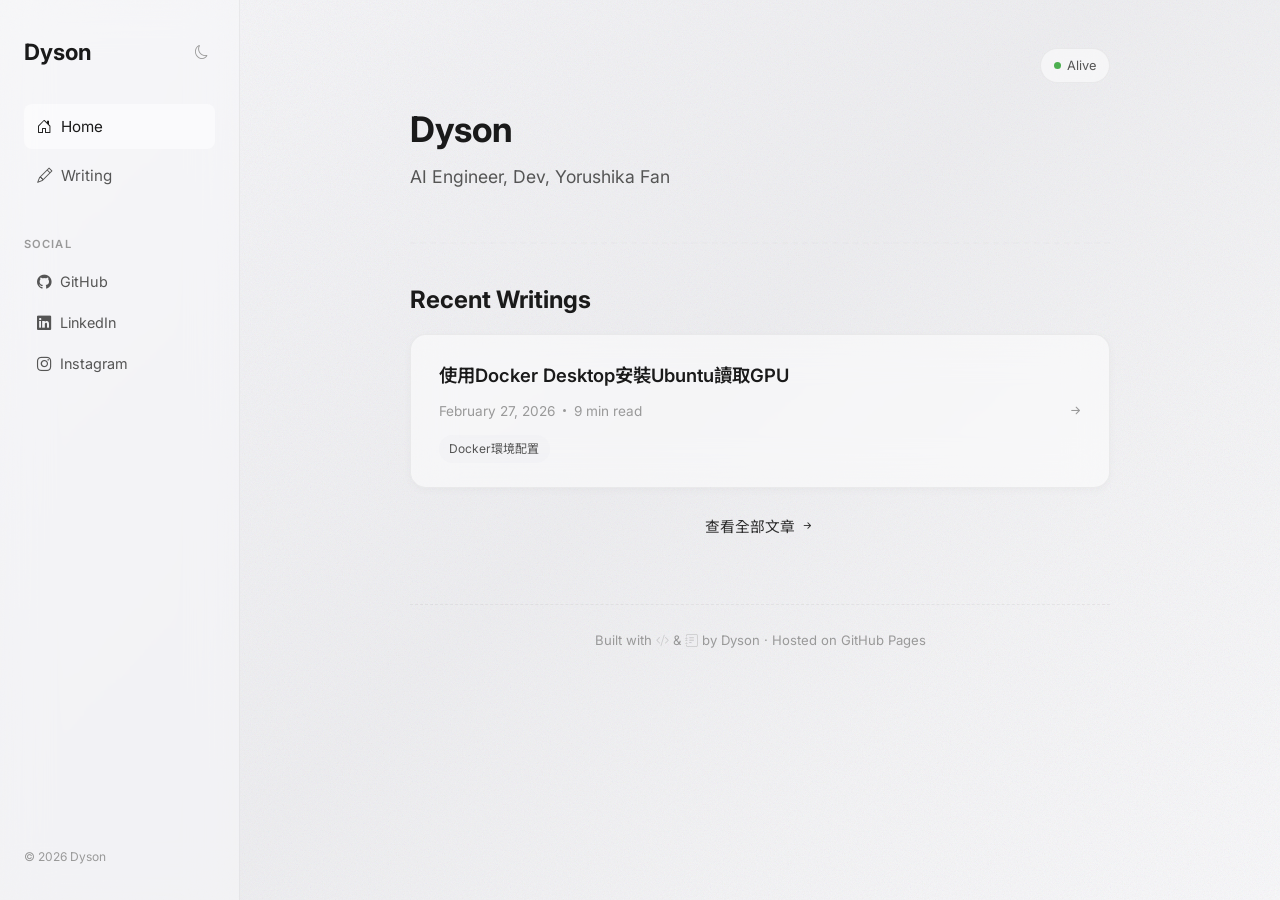
<file: index.html>
<!DOCTYPE html>
<html lang="zh-TW">
<head>
  <meta charset="UTF-8">
  <meta name="viewport" content="width=device-width, initial-scale=1.0">
  <title>Dyson's Notebook</title>
  <meta name="description" content="Dyson 的個人筆記部落格 — 記錄技術、設計與生活的點滴。">

  <!-- Bootstrap 5.3 -->
  <link href="https://cdn.jsdelivr.net/npm/bootstrap@5.3.3/dist/css/bootstrap.min.css" rel="stylesheet">
  <!-- Bootstrap Icons -->
  <link href="https://cdn.jsdelivr.net/npm/bootstrap-icons@1.11.3/font/bootstrap-icons.min.css" rel="stylesheet">
  <!-- Custom Styles -->
  <link href="css/style.css" rel="stylesheet">
  <!-- Theme toggle (load early to prevent flash) -->
  <script src="js/theme-toggle.js"></script>
</head>
<body>

  <!-- Mobile Sidebar Toggle -->
  <button class="sidebar-toggle" aria-label="Toggle sidebar" onclick="toggleSidebar()">
    <i class="bi bi-list" style="font-size: 1.3rem;"></i>
  </button>

  <!-- Sidebar Overlay (mobile) -->
  <div class="sidebar-overlay" id="sidebarOverlay" onclick="toggleSidebar()"></div>

  <!-- ======== SIDEBAR ======== -->
  <aside class="sidebar" id="sidebar">
    <div class="sidebar-brand">
      <a href="index.html" style="color: inherit; text-decoration: none;">Dyson</a>
      <button class="theme-toggle" aria-label="Toggle theme">
        <i class="bi bi-moon"></i>
      </button>
    </div>

    <!-- Navigation -->
    <ul class="sidebar-nav">
      <li><a href="index.html" class="active"><i class="bi bi-house-door"></i> Home</a></li>
      <li><a href="writing.html"><i class="bi bi-pencil"></i> Writing</a></li>
    </ul>

    <!-- Social Links -->
    <div class="sidebar-section-title">SOCIAL</div>
    <ul class="sidebar-social">
      <li>
        <a href="https://github.com/jeffsnack" target="_blank" rel="noopener">
          <i class="bi bi-github"></i> GitHub
        </a>
      </li>
      <li>
        <a href="https://www.linkedin.com/in/dyson-yang-347634317/" target="_blank" rel="noopener">
          <i class="bi bi-linkedin"></i> LinkedIn
        </a>
      </li>
      <li>
        <a href="https://www.instagram.com/jjason900220/" target="_blank" rel="noopener">
          <i class="bi bi-instagram"></i> Instagram
        </a>
      </li>
    </ul>

    <!-- Footer -->
    <div class="sidebar-footer">
      <div style="font-size: 0.75rem; color: var(--text-muted);">
        &copy; 2026 Dyson
      </div>
    </div>
  </aside>

  <!-- ======== MAIN CONTENT ======== -->
  <main class="main-content">

    <!-- Alive Badge -->
    <div style="display: flex; justify-content: flex-end; margin-bottom: 1.5rem;">
      <span class="alive-badge">
        <span class="alive-dot"></span> Alive
      </span>
    </div>

    <!-- Hero Section -->
    <section style="margin-bottom: 3rem;">
      <h1 class="hero-title">Dyson</h1>
      <p class="hero-subtitle">
        AI Engineer, Dev, Yorushika Fan
      </p>
    </section>

    <hr class="section-divider">

    <!-- Latest Writings -->
    <section>
      <h2 class="section-title">Recent Writings</h2>
      <div id="latest-posts">
        <!-- Rendered by JS -->
      </div>

      <div style="text-align: center; margin-top: 1.5rem;">
        <a href="writing.html" style="font-size: 0.92rem; display: inline-flex; align-items: center; gap: 0.3rem;">
          查看全部文章 <i class="bi bi-arrow-right-short"></i>
        </a>
      </div>
    </section>

    <!-- Footer -->
    <footer class="site-footer">
      Built with <i class="bi bi-code-slash" style="opacity: 0.4;"></i> & <i class="bi bi-journal-text" style="opacity: 0.4;"></i> by Dyson &middot; Hosted on GitHub Pages
    </footer>

  </main>

  <!-- Scroll to Top -->
  <button class="scroll-top" id="scrollTopBtn" aria-label="Scroll to top">
    <i class="bi bi-chevron-up"></i>
  </button>

  <!-- Scripts -->
  <script src="js/posts-index.js"></script>
  <script>
    // Scroll to top button logic
    (function() {
      const btn = document.getElementById('scrollTopBtn');
      window.addEventListener('scroll', () => {
        btn.classList.toggle('visible', window.scrollY > 300);
      });
      btn.addEventListener('click', () => {
        const startY = window.pageYOffset;
        const duration = Math.min(800, Math.max(300, startY * 0.5));
        let start = null;
        function step(ts) {
          if (!start) start = ts;
          const p = Math.min((ts - start) / duration, 1);
          const ease = p < 0.5 ? 4*p*p*p : 1 - Math.pow(-2*p+2, 3)/2;
          window.scrollTo(0, startY * (1 - ease));
          if (p < 1) requestAnimationFrame(step);
        }
        requestAnimationFrame(step);
      });
    })();

    // Render latest 5 posts on homepage
    document.addEventListener('DOMContentLoaded', async () => {
      await loadPosts();
      renderPosts('latest-posts', POSTS, 5);
    });

    // Sidebar toggle for mobile
    function toggleSidebar() {
      document.getElementById('sidebar').classList.toggle('show');
      document.getElementById('sidebarOverlay').classList.toggle('show');
    }

    // Highlight current nav item
    document.querySelectorAll('.sidebar-nav a').forEach(link => {
      link.classList.remove('active');
      if (link.getAttribute('href') === 'index.html') {
        link.classList.add('active');
      }
    });
  </script>
</body>
</html>
</file>
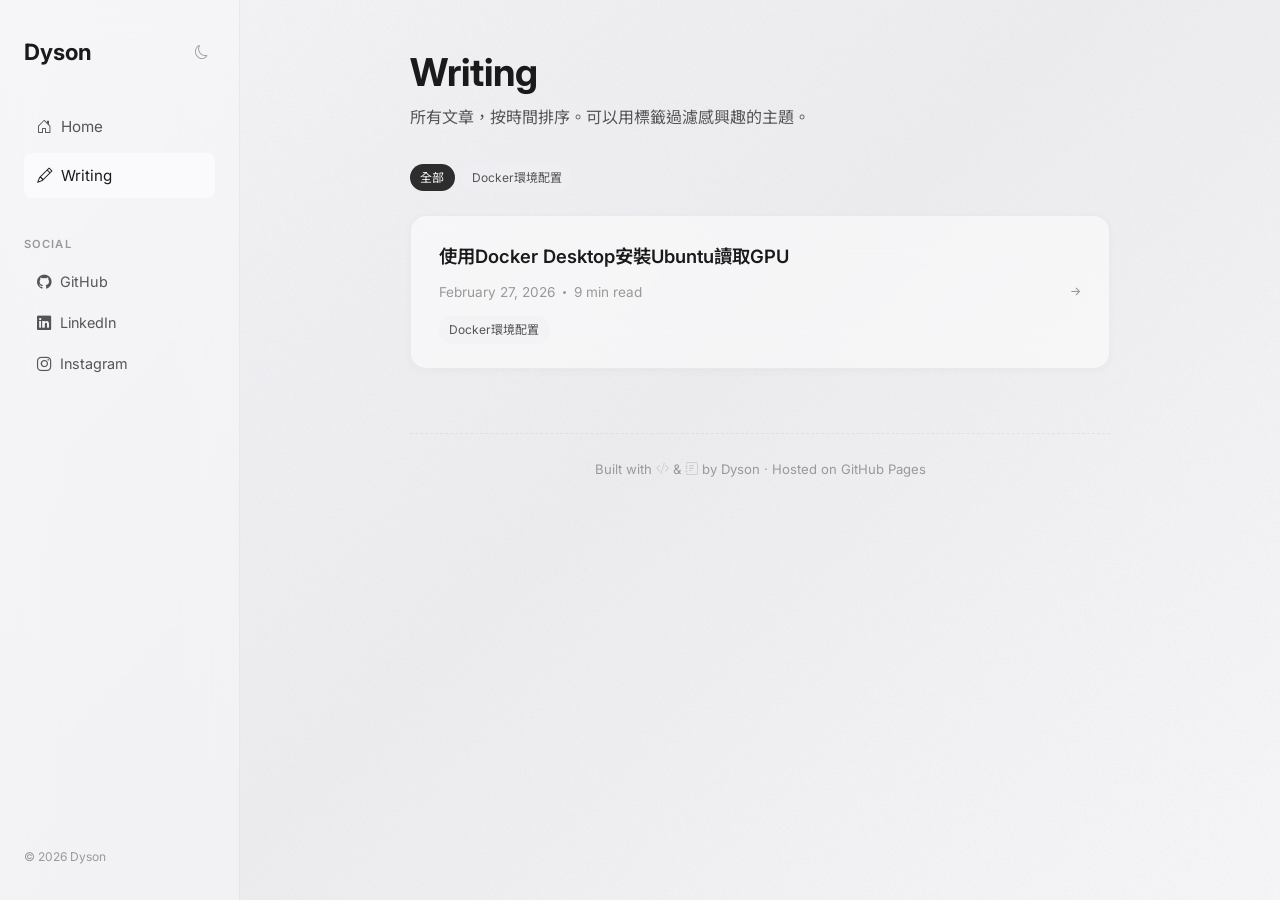
<file: writing.html>
<!DOCTYPE html>
<html lang="zh-TW">
<head>
  <meta charset="UTF-8">
  <meta name="viewport" content="width=device-width, initial-scale=1.0">
  <title>Writing — Dyson's Notebook</title>
  <meta name="description" content="所有文章列表 — Dyson 的個人筆記部落格。">

  <!-- Bootstrap 5.3 -->
  <link href="https://cdn.jsdelivr.net/npm/bootstrap@5.3.3/dist/css/bootstrap.min.css" rel="stylesheet">
  <!-- Bootstrap Icons -->
  <link href="https://cdn.jsdelivr.net/npm/bootstrap-icons@1.11.3/font/bootstrap-icons.min.css" rel="stylesheet">
  <!-- Custom Styles -->
  <link href="css/style.css" rel="stylesheet">
  <!-- Theme toggle (load early to prevent flash) -->
  <script src="js/theme-toggle.js"></script>
</head>
<body>

  <!-- Mobile Sidebar Toggle -->
  <button class="sidebar-toggle" aria-label="Toggle sidebar" onclick="toggleSidebar()">
    <i class="bi bi-list" style="font-size: 1.3rem;"></i>
  </button>

  <!-- Sidebar Overlay (mobile) -->
  <div class="sidebar-overlay" id="sidebarOverlay" onclick="toggleSidebar()"></div>

  <!-- ======== SIDEBAR ======== -->
  <aside class="sidebar" id="sidebar">
    <div class="sidebar-brand">
      <a href="index.html" style="color: inherit; text-decoration: none;">Dyson</a>
      <button class="theme-toggle" aria-label="Toggle theme">
        <i class="bi bi-moon"></i>
      </button>
    </div>

    <ul class="sidebar-nav">
      <li><a href="index.html"><i class="bi bi-house-door"></i> Home</a></li>
      <li><a href="writing.html" class="active"><i class="bi bi-pencil"></i> Writing</a></li>
    </ul>

    <div class="sidebar-section-title">SOCIAL</div>
    <ul class="sidebar-social">
      <li>
        <a href="https://github.com/jeffsnack" target="_blank" rel="noopener">
          <i class="bi bi-github"></i> GitHub
        </a>
      </li>
      <li>
        <a href="https://www.linkedin.com/in/dyson-yang-347634317/" target="_blank" rel="noopener">
          <i class="bi bi-linkedin"></i> LinkedIn
        </a>
      </li>
      <li>
        <a href="https://www.instagram.com/jjason900220/" target="_blank" rel="noopener">
          <i class="bi bi-instagram"></i> Instagram
        </a>
      </li>
    </ul>

    <div class="sidebar-footer">
      <div style="font-size: 0.75rem; color: var(--text-muted);">
        &copy; 2026 Dyson
      </div>
    </div>
  </aside>

  <!-- ======== MAIN CONTENT ======== -->
  <main class="main-content">

    <h1 class="section-title" style="font-size: 2.4rem; margin-bottom: 0.3rem;">Writing</h1>
    <p style="color: var(--text-secondary); margin-bottom: 2rem;">
      所有文章，按時間排序。可以用標籤過濾感興趣的主題。
    </p>

    <!-- Tag Filters -->
    <div class="tags-container" id="tag-filters">
      <!-- Rendered by JS -->
    </div>

    <!-- Post List -->
    <div id="posts-list">
      <!-- Rendered by JS -->
    </div>

    <!-- Footer -->
    <footer class="site-footer">
      Built with <i class="bi bi-code-slash" style="opacity: 0.4;"></i> & <i class="bi bi-journal-text" style="opacity: 0.4;"></i> by Dyson &middot; Hosted on GitHub Pages
    </footer>

  </main>

  <!-- Scroll to Top -->
  <button class="scroll-top" id="scrollTopBtn" aria-label="Scroll to top">
    <i class="bi bi-chevron-up"></i>
  </button>

  <!-- Scripts -->
  <script src="js/posts-index.js"></script>
  <script>
    // Scroll to top button logic
    (function() {
      const btn = document.getElementById('scrollTopBtn');
      window.addEventListener('scroll', () => {
        btn.classList.toggle('visible', window.scrollY > 300);
      });
      btn.addEventListener('click', () => {
        const startY = window.pageYOffset;
        const duration = Math.min(800, Math.max(300, startY * 0.5));
        let start = null;
        function step(ts) {
          if (!start) start = ts;
          const p = Math.min((ts - start) / duration, 1);
          const ease = p < 0.5 ? 4*p*p*p : 1 - Math.pow(-2*p+2, 3)/2;
          window.scrollTo(0, startY * (1 - ease));
          if (p < 1) requestAnimationFrame(step);
        }
        requestAnimationFrame(step);
      });
    })();

    document.addEventListener('DOMContentLoaded', async () => {
      await loadPosts();

      // Render all posts
      renderPosts('posts-list', POSTS);

      // Render tag filter buttons
      renderTagFilters('tag-filters', (tag) => {
        const filtered = filterPostsByTag(tag);
        renderPosts('posts-list', filtered);
      });
    });

    // Sidebar toggle for mobile
    function toggleSidebar() {
      document.getElementById('sidebar').classList.toggle('show');
      document.getElementById('sidebarOverlay').classList.toggle('show');
    }
  </script>
</body>
</html>
</file>
<file: css/style.css>
/* ============================================
   Dyson's Notebook Blog — 筆記本風格主題
   ============================================ */

/* ---------- Google Fonts ---------- */
@import url('https://fonts.googleapis.com/css2?family=Inter:wght@400;500;600;700&family=Noto+Sans+TC:wght@400;500;600;700&family=Fira+Code:wght@400;500&display=swap');

/* ---------- CSS Custom Properties ---------- */
:root {
  /* Light theme — white-grey minimal, frosted */
  --bg-gradient: linear-gradient(135deg, #f8f8fa 0%, #f2f2f5 25%, #eeeef1 50%, #f4f4f6 75%, #f8f8fa 100%);
  --bg-sidebar: rgba(248, 248, 250, 0.55);
  --bg-card: rgba(255, 255, 255, 0.5);
  --bg-card-hover: rgba(255, 255, 255, 0.72);
  --bg-code-block: rgba(245, 245, 248, 0.6);
  --bg-inline-code: rgba(240, 240, 244, 0.6);
  --text-primary: #1a1a1a;
  --text-secondary: #555555;
  --text-muted: #999999;
  --accent: #2d2d2d;
  --accent-hover: #000000;
  --border-color: rgba(0, 0, 0, 0.05);
  --shadow-sm: 0 2px 8px rgba(0, 0, 0, 0.03);
  --shadow-md: 0 4px 20px rgba(0, 0, 0, 0.04), 0 0 40px rgba(0, 0, 0, 0.02);
  --shadow-lg: 0 8px 40px rgba(0, 0, 0, 0.06), 0 0 60px rgba(0, 0, 0, 0.03);
  --tag-bg: rgba(240, 240, 244, 0.5);
  --tag-text: #555555;
  --tag-active-bg: #2d2d2d;
  --tag-active-text: #ffffff;
  --scrollbar-track: #f0f0f2;
  --scrollbar-thumb: #d0d0d4;
  --transition-speed: 0.3s;
}

[data-theme="dark"] {
  --bg-gradient: linear-gradient(135deg, #0e0e10 0%, #131316 25%, #111114 50%, #0f0f12 75%, #0e0e10 100%);
  --bg-sidebar: rgba(18, 18, 22, 0.55);
  --bg-card: rgba(28, 28, 34, 0.45);
  --bg-card-hover: rgba(38, 38, 44, 0.65);
  --bg-code-block: rgba(30, 30, 36, 0.6);
  --bg-inline-code: rgba(40, 40, 46, 0.6);
  --text-primary: #e8e8ec;
  --text-secondary: #a0a0a8;
  --text-muted: #606068;
  --accent: #d0d0d4;
  --accent-hover: #ffffff;
  --border-color: rgba(255, 255, 255, 0.06);
  --shadow-sm: 0 2px 8px rgba(0, 0, 0, 0.2);
  --shadow-md: 0 4px 20px rgba(0, 0, 0, 0.25), 0 0 40px rgba(0, 0, 0, 0.1);
  --shadow-lg: 0 8px 40px rgba(0, 0, 0, 0.3), 0 0 60px rgba(0, 0, 0, 0.15);
  --tag-bg: rgba(40, 40, 46, 0.5);
  --tag-text: #a0a0a8;
  --tag-active-bg: #e8e8ec;
  --tag-active-text: #111113;
  --scrollbar-track: #1a1a1e;
  --scrollbar-thumb: #3a3a40;
}

/* ---------- Base Reset & Body ---------- */
*, *::before, *::after {
  box-sizing: border-box;
}

html {
  scroll-behavior: smooth;
}

body {
  font-family: 'Inter', 'Noto Sans TC', -apple-system, BlinkMacSystemFont, 'Segoe UI', sans-serif;
  background: var(--bg-gradient);
  background-attachment: fixed;
  color: var(--text-primary);
  transition: background var(--transition-speed) ease,
              color var(--transition-speed) ease;
  line-height: 1.8;
  min-height: 100vh;
  position: relative;
}

/* Frosted noise overlay */
body::before {
  content: '';
  position: fixed;
  inset: 0;
  z-index: 0;
  pointer-events: none;
  opacity: 0.3;
  background-image: url("data:image/svg+xml,%3Csvg viewBox='0 0 256 256' xmlns='http://www.w3.org/2000/svg'%3E%3Cfilter id='noise'%3E%3CfeTurbulence type='fractalNoise' baseFrequency='0.9' numOctaves='4' stitchTiles='stitch'/%3E%3C/filter%3E%3Crect width='100%25' height='100%25' filter='url(%23noise)' opacity='0.4'/%3E%3C/svg%3E");
  background-size: 200px 200px;
}

body > * {
  position: relative;
  z-index: 1;
}

/* ---------- Scrollbar ---------- */
::-webkit-scrollbar {
  width: 8px;
}
::-webkit-scrollbar-track {
  background: var(--scrollbar-track);
}
::-webkit-scrollbar-thumb {
  background: var(--scrollbar-thumb);
  border-radius: 4px;
}

/* ---------- Selection ---------- */
::selection {
  background: var(--accent);
  color: #fff;
}

/* ---------- Links ---------- */
a {
  color: var(--accent);
  text-decoration: none;
  transition: color var(--transition-speed) ease;
}
a:hover {
  color: var(--accent-hover);
}

/* ============================================
   SIDEBAR
   ============================================ */
.sidebar {
  position: fixed;
  top: 0;
  left: 0;
  width: 240px;
  height: 100vh;
  background: var(--bg-sidebar);
  backdrop-filter: blur(24px) saturate(1.3);
  -webkit-backdrop-filter: blur(24px) saturate(1.3);
  border-right: 1px solid var(--border-color);
  padding: 2rem 1.5rem;
  display: flex;
  flex-direction: column;
  z-index: 1000;
  transition: background var(--transition-speed) ease,
              border-color var(--transition-speed) ease,
              transform var(--transition-speed) ease;
  overflow-y: auto;
}

.sidebar-brand {
  font-family: 'Inter', 'Noto Sans TC', sans-serif;
  font-size: 1.4rem;
  font-weight: 700;
  color: var(--text-primary);
  margin-bottom: 2rem;
  display: flex;
  align-items: center;
  justify-content: space-between;
}

.sidebar-nav {
  list-style: none;
  padding: 0;
  margin: 0 0 2rem;
}

.sidebar-nav li {
  margin-bottom: 0.25rem;
}

.sidebar-nav a {
  display: flex;
  align-items: center;
  gap: 0.6rem;
  padding: 0.55rem 0.8rem;
  border-radius: 8px;
  color: var(--text-secondary);
  font-size: 0.95rem;
  transition: all 0.2s ease;
}

.sidebar-nav a:hover,
.sidebar-nav a.active {
  background: var(--bg-card);
  color: var(--text-primary);
}

.sidebar-section-title {
  font-size: 0.7rem;
  text-transform: uppercase;
  letter-spacing: 0.1em;
  color: var(--text-muted);
  margin-bottom: 0.5rem;
  font-weight: 600;
}

.sidebar-social {
  list-style: none;
  padding: 0;
  margin: 0;
}

.sidebar-social li {
  margin-bottom: 0.15rem;
}

.sidebar-social a {
  display: flex;
  align-items: center;
  gap: 0.6rem;
  padding: 0.4rem 0.8rem;
  border-radius: 8px;
  color: var(--text-secondary);
  font-size: 0.9rem;
  transition: all 0.2s ease;
}

.sidebar-social a:hover {
  background: var(--bg-card);
  color: var(--text-primary);
}

.sidebar-footer {
  margin-top: auto;
}

/* Theme toggle button */
.theme-toggle {
  background: none;
  border: none;
  border-radius: 6px;
  padding: 0.25rem;
  cursor: pointer;
  color: var(--text-muted);
  display: flex;
  align-items: center;
  justify-content: center;
  width: 26px;
  height: 26px;
  font-size: 0.85rem;
  transition: all 0.2s ease;
}
.theme-toggle:hover {
  color: var(--text-primary);
}

/* Mobile hamburger */
.sidebar-toggle {
  display: none;
  position: fixed;
  top: 1rem;
  left: 1rem;
  z-index: 1100;
  background: var(--bg-card);
  border: 1px solid var(--border-color);
  border-radius: 8px;
  padding: 0.5rem;
  cursor: pointer;
  color: var(--text-primary);
  box-shadow: var(--shadow-sm);
  transition: all var(--transition-speed) ease;
}
.sidebar-toggle:hover {
  background: var(--bg-card-hover);
}

/* Overlay for mobile sidebar */
.sidebar-overlay {
  display: none;
  position: fixed;
  inset: 0;
  background: rgba(0,0,0,0.4);
  z-index: 999;
}
.sidebar-overlay.show {
  display: block;
}

/* ============================================
   MAIN CONTENT
   ============================================ */
.main-content {
  margin-left: 240px;
  min-height: 100vh;
  padding: 3rem 2.5rem;
  max-width: 780px;
  margin-right: auto;
  margin-left: max(240px, calc(50% - 390px + 120px));
}

/* Removed: notebook lined background — now using gradient bg on body */

/* ============================================
   TYPOGRAPHY
   ============================================ */
h1, h2, h3, h4, h5, h6 {
  font-family: 'Inter', 'Noto Sans TC', sans-serif;
  color: var(--text-primary);
  line-height: 1.3;
}

h1 { font-size: 2rem; font-weight: 700; margin-bottom: 1rem; }
h2 { font-size: 1.5rem; font-weight: 600; margin-top: 2rem; margin-bottom: 0.8rem; }
h3 { font-size: 1.25rem; font-weight: 600; margin-top: 1.5rem; margin-bottom: 0.6rem; }

.hero-title {
  font-family: 'Inter', 'Noto Sans TC', sans-serif;
  font-size: 2.2rem;
  font-weight: 700;
  margin-bottom: 0.5rem;
}

.hero-subtitle {
  font-size: 1.1rem;
  color: var(--text-secondary);
  max-width: 560px;
  line-height: 1.9;
}

/* ============================================
   CARDS (Post Cards)
   ============================================ */
.post-card {
  background: var(--bg-card);
  backdrop-filter: blur(20px) saturate(1.2);
  -webkit-backdrop-filter: blur(20px) saturate(1.2);
  border: 1px solid var(--border-color);
  border-radius: 16px;
  padding: 1.5rem 1.75rem;
  margin-bottom: 1rem;
  transition: all 0.3s ease;
  cursor: pointer;
  position: relative;
  text-decoration: none;
  display: block;
  color: inherit;
  box-shadow: var(--shadow-sm);
}

.post-card:hover {
  background: var(--bg-card-hover);
  box-shadow: var(--shadow-lg);
  transform: translateY(-3px);
  border-color: rgba(0, 0, 0, 0.03);
  color: inherit;
}

.post-card-title {
  font-family: 'Inter', 'Noto Sans TC', sans-serif;
  font-size: 1.15rem;
  font-weight: 600;
  margin-bottom: 0.4rem;
  color: var(--text-primary);
}

.post-card-meta {
  font-size: 0.85rem;
  color: var(--text-muted);
  display: flex;
  align-items: center;
  gap: 0.5rem;
  flex-wrap: wrap;
}

.post-card-meta .dot {
  width: 3px;
  height: 3px;
  border-radius: 50%;
  background: var(--text-muted);
  display: inline-block;
}

.post-card-summary {
  font-size: 0.92rem;
  color: var(--text-secondary);
  margin-top: 0.5rem;
  line-height: 1.7;
}

.post-card-arrow {
  position: absolute;
  right: 1.5rem;
  top: 50%;
  transform: translateY(-50%);
  color: var(--text-muted);
  font-size: 1.1rem;
  transition: transform 0.2s ease;
}
.post-card:hover .post-card-arrow {
  transform: translateY(-50%) translateX(3px);
}

/* ============================================
   TAGS
   ============================================ */
.tag {
  display: inline-block;
  padding: 0.2rem 0.65rem;
  border-radius: 20px;
  font-size: 0.75rem;
  background: var(--tag-bg);
  color: var(--tag-text);
  transition: all 0.2s ease;
  cursor: pointer;
  border: none;
  font-family: 'Inter', 'Noto Sans TC', sans-serif;
}

.tag:hover {
  background: var(--accent);
  color: #fff;
}

.tag.active {
  background: var(--tag-active-bg);
  color: var(--tag-active-text);
}

.tags-container {
  display: flex;
  flex-wrap: wrap;
  gap: 0.4rem;
  margin-bottom: 1.5rem;
}

/* ============================================
   POST CONTENT (Markdown rendered)
   ============================================ */
.post-content {
  line-height: 2;
}

.post-content h1 { font-size: 2.2rem; border-bottom: 2px dashed var(--border-color); padding-bottom: 0.5rem; }
.post-content h2 { font-size: 1.7rem; border-bottom: 1px dashed var(--border-color); padding-bottom: 0.4rem; }
.post-content h3 { font-size: 1.4rem; }

.post-content p {
  margin-bottom: 1.2rem;
}

.post-content img {
  max-width: 100%;
  border-radius: 8px;
  box-shadow: var(--shadow-md);
  margin: 1rem 0;
  transition: transform 0.3s ease, box-shadow 0.3s ease;
  cursor: default;
  pointer-events: auto;
}

.post-content img:hover {
  transform: scale(1.03);
  box-shadow: var(--shadow-lg);
}

.post-content a:has(> img) {
  pointer-events: none;
  cursor: default;
}

.post-content blockquote {
  border-left: 3px solid var(--accent);
  margin: 1.5rem 0;
  padding: 0.8rem 1.2rem;
  background: var(--bg-code-block);
  border-radius: 0 8px 8px 0;
  color: var(--text-secondary);
  font-style: italic;
}

.post-content ul, .post-content ol {
  margin-bottom: 1.2rem;
  padding-left: 1.5rem;
}

.post-content li {
  margin-bottom: 0.4rem;
}

.post-content hr {
  border: none;
  border-top: 2px dashed var(--border-color);
  margin: 2rem 0;
}

.post-content table {
  width: 100%;
  border-collapse: collapse;
  margin: 1.5rem 0;
}

.post-content th, .post-content td {
  padding: 0.6rem 1rem;
  border: 1px solid var(--border-color);
  text-align: left;
}

.post-content th {
  background: var(--bg-code-block);
  font-weight: 600;
}

/* Inline code */
.post-content code:not([class*="language-"]) {
  background: var(--bg-inline-code);
  padding: 0.15rem 0.45rem;
  border-radius: 4px;
  font-family: 'Fira Code', monospace;
  font-size: 0.88em;
  color: var(--accent);
}

/* Code blocks */
.post-content pre {
  background: var(--bg-code-block) !important;
  border: 1px solid var(--border-color);
  border-radius: 10px;
  padding: 1.2rem 1.5rem;
  overflow-x: auto;
  margin: 1.5rem 0;
  position: relative;
}

.post-content pre .copy-btn {
  position: absolute;
  top: 0.5rem;
  right: 0.5rem;
  background: var(--bg-card);
  border: 1px solid var(--border-color);
  border-radius: 6px;
  color: var(--text-muted);
  font-size: 0.78rem;
  padding: 0.25rem 0.55rem;
  cursor: pointer;
  opacity: 0;
  transition: opacity 0.2s, color 0.2s, background 0.2s;
  display: flex;
  align-items: center;
  gap: 0.3rem;
  font-family: 'Inter', sans-serif;
  z-index: 2;
}

.post-content pre:hover .copy-btn {
  opacity: 1;
}

.post-content pre .copy-btn:hover {
  color: var(--text-primary);
  background: var(--bg-card-hover);
}

.post-content pre .copy-btn.copied {
  color: #22c55e;
  opacity: 1;
}

.post-content pre code {
  font-family: 'Fira Code', monospace;
  font-size: 0.88rem;
  line-height: 1.6;
  background: none !important;
  padding: 0 !important;
  color: var(--text-primary);
}

/* ============================================
   SECTION HEADINGS
   ============================================ */
.section-title {
  font-family: 'Inter', 'Noto Sans TC', sans-serif;
  font-size: 1.5rem;
  font-weight: 700;
  margin-bottom: 1.2rem;
  color: var(--text-primary);
}

.section-divider {
  border: none;
  border-top: 2px dashed var(--border-color);
  margin: 2.5rem 0;
}

/* ============================================
   ALIVE BADGE
   ============================================ */
.alive-badge {
  display: inline-flex;
  align-items: center;
  gap: 0.4rem;
  padding: 0.3rem 0.8rem;
  border-radius: 20px;
  border: 1px solid var(--border-color);
  font-size: 0.8rem;
  color: var(--text-secondary);
  background: var(--bg-card);
  backdrop-filter: blur(10px);
  -webkit-backdrop-filter: blur(10px);
}
.alive-dot {
  width: 7px;
  height: 7px;
  border-radius: 50%;
  background: #4caf50;
  animation: pulse-dot 2s infinite;
}
@keyframes pulse-dot {
  0%, 100% { opacity: 1; }
  50% { opacity: 0.4; }
}

/* ============================================
   BACK LINK
   ============================================ */
.back-link {
  display: inline-flex;
  align-items: center;
  gap: 0.4rem;
  color: var(--text-muted);
  font-size: 0.9rem;
  margin-bottom: 1.5rem;
  transition: color 0.2s;
}
.back-link:hover {
  color: var(--accent);
}

/* ============================================
   POST HEADER (single post page)
   ============================================ */
.post-header {
  margin-bottom: 2rem;
}

.post-header .post-title {
  font-family: 'Inter', 'Noto Sans TC', sans-serif;
  font-size: 2rem;
  font-weight: 700;
  margin-bottom: 0.6rem;
}

.post-header .post-meta {
  display: flex;
  align-items: center;
  gap: 0.6rem;
  flex-wrap: wrap;
  color: var(--text-muted);
  font-size: 0.9rem;
  margin-bottom: 0.8rem;
}

/* ============================================
   EMPTY STATE
   ============================================ */
.empty-state {
  text-align: center;
  padding: 3rem 1rem;
  color: var(--text-muted);
}

.empty-state i {
  font-size: 2.5rem;
  margin-bottom: 1rem;
  display: block;
}

/* ============================================
   FOOTER
   ============================================ */
.site-footer {
  margin-top: 4rem;
  padding-top: 1.5rem;
  border-top: 1px dashed var(--border-color);
  color: var(--text-muted);
  font-size: 0.82rem;
  text-align: center;
}

/* ============================================
   RESPONSIVE
   ============================================ */
@media (max-width: 768px) {
  .sidebar {
    transform: translateX(-100%);
    width: 260px;
  }

  .sidebar.show {
    transform: translateX(0);
  }

  .sidebar-toggle {
    display: flex;
  }

  .main-content {
    margin-left: 0;
    margin-right: auto;
    padding: 4.5rem 1.25rem 2rem;
  }

  .hero-title {
    font-size: 2.2rem;
  }

  .post-header .post-title {
    font-size: 2rem;
  }
}

@media (min-width: 769px) and (max-width: 1024px) {
  .sidebar {
    width: 200px;
  }

  .main-content {
    margin-left: max(200px, calc(50% - 390px + 100px));
    margin-right: auto;
    padding: 2.5rem 2rem;
  }
}

/* ============================================
   PRISM.JS THEME OVERRIDES (minimal grey)
   ============================================ */
[data-theme="dark"] .token.comment,
[data-theme="dark"] .token.prolog,
[data-theme="dark"] .token.doctype,
[data-theme="dark"] .token.cdata {
  color: #606068;
}

[data-theme="dark"] .token.punctuation { color: #a0a0a8; }
[data-theme="dark"] .token.property,
[data-theme="dark"] .token.tag,
[data-theme="dark"] .token.boolean,
[data-theme="dark"] .token.number,
[data-theme="dark"] .token.constant,
[data-theme="dark"] .token.symbol { color: #b0b0e0; }
[data-theme="dark"] .token.selector,
[data-theme="dark"] .token.attr-name,
[data-theme="dark"] .token.string,
[data-theme="dark"] .token.char,
[data-theme="dark"] .token.builtin { color: #90c8a0; }
[data-theme="dark"] .token.operator,
[data-theme="dark"] .token.entity,
[data-theme="dark"] .token.url { color: #e8e8ec; }
[data-theme="dark"] .token.atrule,
[data-theme="dark"] .token.attr-value,
[data-theme="dark"] .token.keyword { color: #c0a0d0; }
[data-theme="dark"] .token.function { color: #90b8d8; }
[data-theme="dark"] .token.regex,
[data-theme="dark"] .token.important,
[data-theme="dark"] .token.variable { color: #d0a0a0; }

/* ============================================
   ARTICLE TABLE OF CONTENTS (right side)
   ============================================ */
.article-toc {
  position: fixed;
  top: 6rem;
  right: 2rem;
  width: 220px;
  max-height: calc(100vh - 8rem);
  overflow-y: auto;
  z-index: 90;
  padding: 0;
}

.article-toc-title {
  font-size: 0.78rem;
  font-weight: 600;
  letter-spacing: 0.06em;
  color: var(--text-muted);
  text-transform: uppercase;
  margin-bottom: 0.6rem;
  padding-left: 0.75rem;
}

.toc-list {
  list-style: none;
  padding: 0;
  margin: 0;
  border-left: 1.5px solid var(--border-color);
  padding-left: 0;
}

.toc-list li {
  position: relative;
  padding: 0.3rem 0 0.3rem 0.75rem;
  margin: 0;
}

.toc-list li::before {
  content: '';
  position: absolute;
  left: -1.5px;
  top: 0;
  bottom: 0;
  width: 1.5px;
  background: transparent;
  transition: background 0.25s;
}

.toc-list li.active::before {
  background: var(--accent);
}

.toc-list a {
  display: inline-block;
  color: var(--text-secondary);
  text-decoration: none;
  font-size: 0.8rem;
  line-height: 1.45;
  transition: color 0.2s;
  border-bottom: none;
  padding-bottom: 0;
}

.toc-list li.active a {
  color: var(--text-primary);
  font-weight: 600;
  border-bottom: 1.5px solid var(--accent);
  padding-bottom: 1px;
}

.toc-list a:hover {
  color: var(--text-primary);
}

.toc-list li.toc-h3 {
  padding-left: 1.6rem;
}

.toc-list li.toc-h3 a {
  font-size: 0.76rem;
}

/* Hide article TOC on small screens */
@media (max-width: 1200px) {
  .article-toc {
    display: none !important;
  }
}

/* Scrollbar for TOC */
.article-toc::-webkit-scrollbar {
  width: 3px;
}
.article-toc::-webkit-scrollbar-track {
  background: transparent;
}
.article-toc::-webkit-scrollbar-thumb {
  background: var(--border-color);
  border-radius: 2px;
}

/* ============================================
   LOADING SPINNER
   ============================================ */
.loading-spinner {
  display: flex;
  justify-content: center;
  padding: 3rem;
}

.loading-spinner::after {
  content: '';
  width: 32px;
  height: 32px;
  border: 3px solid var(--border-color);
  border-top-color: var(--accent);
  border-radius: 50%;
  animation: spin 0.8s linear infinite;
}

@keyframes spin {
  to { transform: rotate(360deg); }
}

/* ===== Scroll to Top Button ===== */
.scroll-top {
  position: fixed;
  bottom: 2rem;
  right: 2rem;
  z-index: 999;
  width: 42px;
  height: 42px;
  border: none;
  border-radius: 50%;
  background: var(--bg-card);
  backdrop-filter: blur(16px);
  -webkit-backdrop-filter: blur(16px);
  color: var(--text-secondary);
  font-size: 1.2rem;
  display: flex;
  align-items: center;
  justify-content: center;
  cursor: pointer;
  box-shadow: 0 2px 12px rgba(0,0,0,0.08);
  opacity: 0;
  visibility: hidden;
  transform: translateY(12px);
  transition: opacity 0.3s, visibility 0.3s, transform 0.3s, color 0.2s, box-shadow 0.2s;
}
.scroll-top.visible {
  opacity: 1;
  visibility: visible;
  transform: translateY(0);
}
.scroll-top:hover {
  color: var(--accent);
  box-shadow: 0 4px 18px rgba(0,0,0,0.13);
}
</file>
